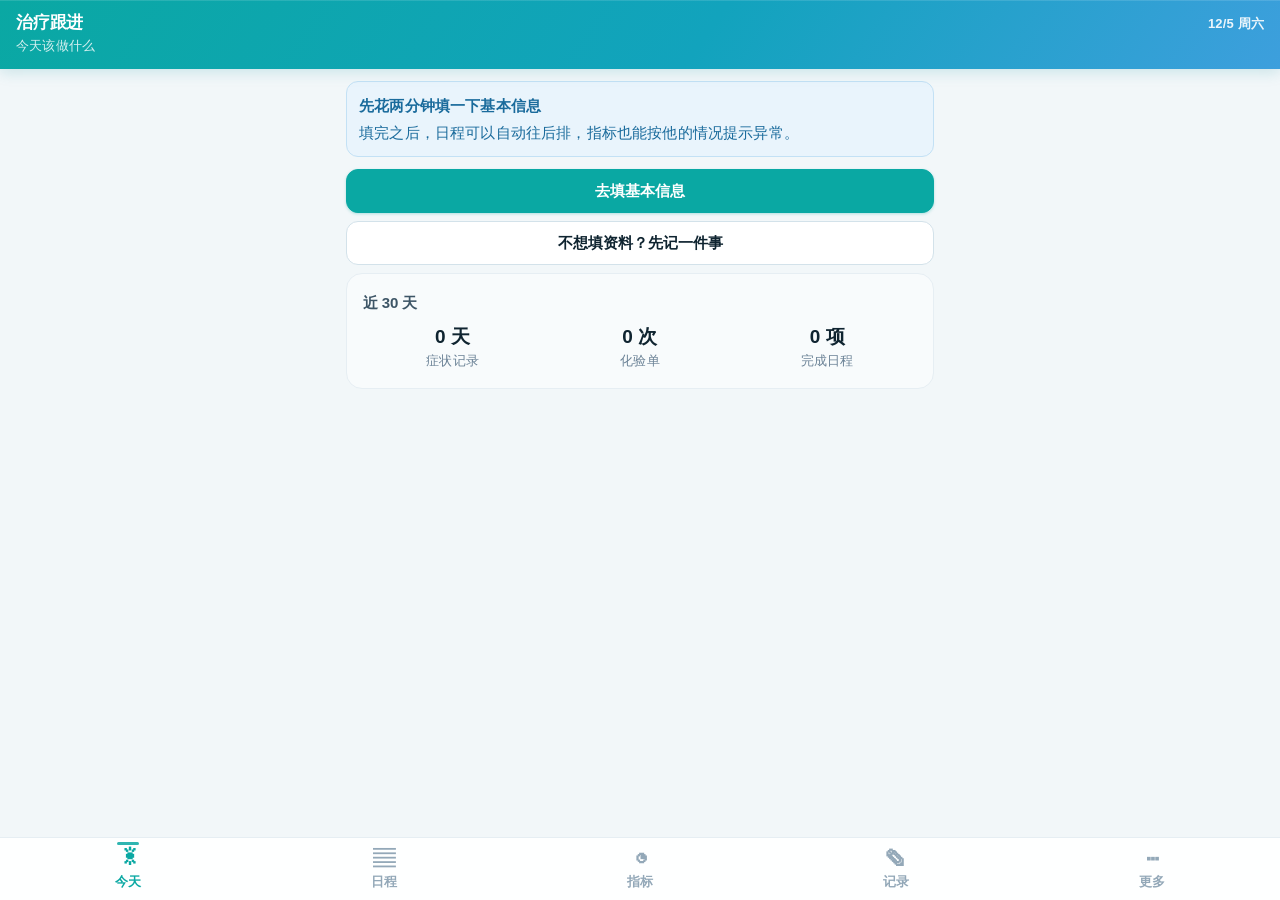
<file: index.html>
<!DOCTYPE html>
<html lang="zh-CN">
<head>
<meta charset="utf-8">
<meta name="viewport" content="width=device-width, initial-scale=1, viewport-fit=cover, maximum-scale=1">
<meta name="theme-color" content="#0EA5A0">
<!-- iOS -->
<meta name="apple-mobile-web-app-capable" content="yes">
<meta name="apple-mobile-web-app-status-bar-style" content="black-translucent">
<meta name="apple-mobile-web-app-title" content="治疗跟进">
<link rel="apple-touch-icon" href="./icons/icon-180.png">
<!-- Android / Chrome -->
<meta name="mobile-web-app-capable" content="yes">
<meta name="application-name" content="治疗跟进">
<meta name="format-detection" content="telephone=no">
<title>治疗跟进</title>
<link rel="manifest" href="./manifest.webmanifest">
<link rel="icon" href="./icons/icon-192.png">
<link rel="stylesheet" href="./css/app.css">
</head>
<body>

<header class="appbar">
  <div class="row1">
    <div>
      <div class="who" id="hd-who">治疗跟进</div>
      <div class="sub" id="hd-sub">今天</div>
    </div>
    <div class="date" id="hd-date"></div>
  </div>
</header>

<main id="view"></main>

<nav class="tabbar" id="tabbar">
  <button data-page="today" aria-current="page"><span class="ico">☀</span>今天</button>
  <button data-page="plan"><span class="ico">▤</span>日程</button>
  <button data-page="labs"><span class="ico">◔</span>指标</button>
  <button data-page="syms"><span class="ico">✎</span>记录</button>
  <button data-page="more"><span class="ico">⋯</span>更多</button>
</nav>

<button class="fab" id="fab" aria-label="新建">+</button>

<div class="sheet-mask" id="mask">
  <div class="sheet">
    <div class="sheet-head">
      <h2 id="sheet-title">标题</h2>
      <button class="x" id="sheet-x" aria-label="关闭">×</button>
    </div>
    <div class="sheet-body" id="sheet-body"></div>
    <div class="sheet-foot" id="sheet-foot"></div>
  </div>
</div>

<div id="toast"></div>

<script type="module" src="./js/app.js"></script>
</body>
</html>
</file>
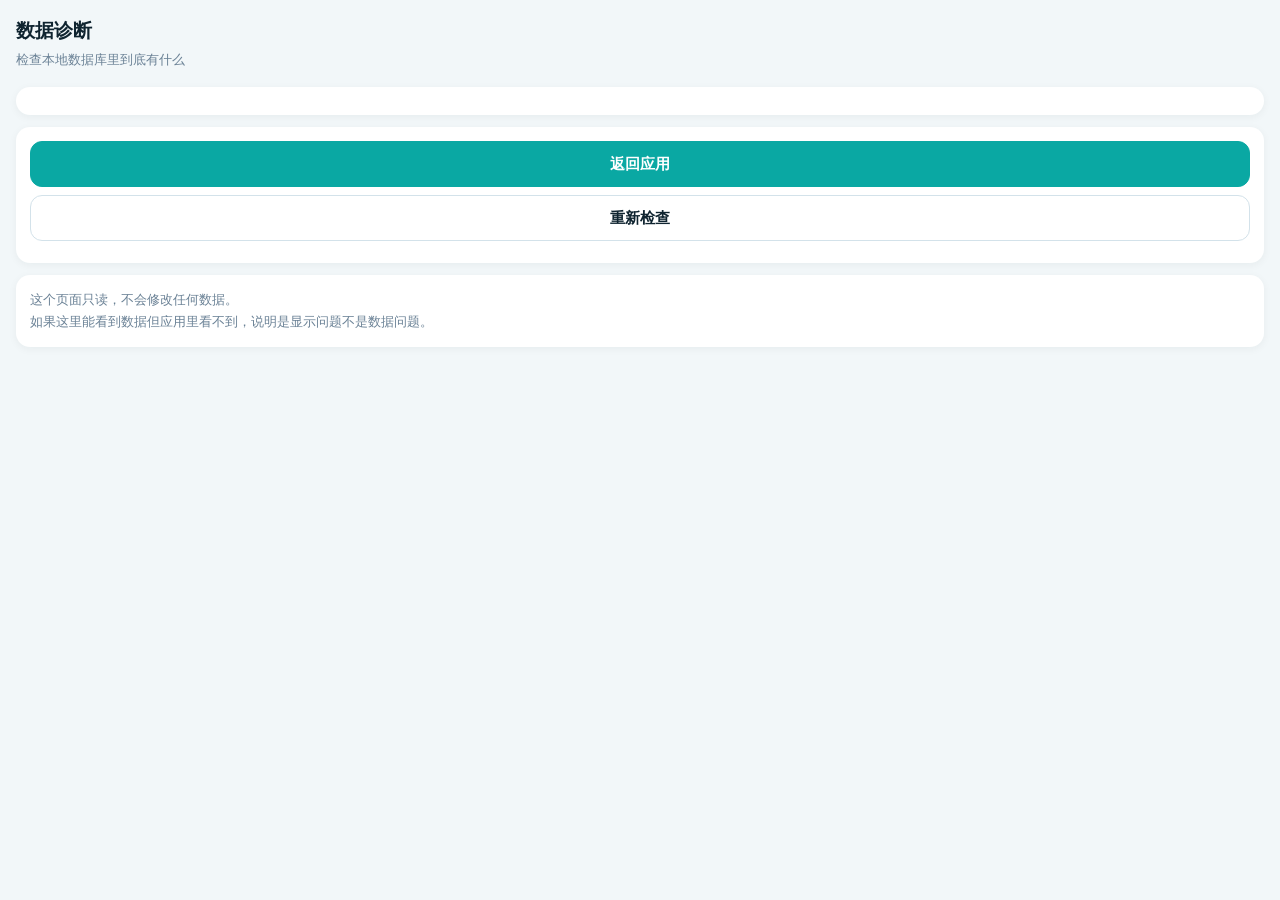
<file: diag.html>
<!DOCTYPE html>
<html lang="zh-CN">
<head>
<meta charset="utf-8">
<meta name="viewport" content="width=device-width, initial-scale=1, viewport-fit=cover">
<title>数据诊断 · 治疗跟进</title>
<style>
  body {
    margin: 0; padding: 16px;
    font-family: -apple-system, BlinkMacSystemFont, "PingFang SC", "Microsoft YaHei", sans-serif;
    background: #f2f7f9; color: #0f2430; font-size: 16px; line-height: 1.6;
  }
  h1 { font-size: 19px; margin: 0 0 4px; }
  .sub { font-size: 13px; color: #6b8296; margin-bottom: 16px; }
  .card { background: #fff; border-radius: 14px; padding: 14px; margin-bottom: 12px; box-shadow: 0 2px 8px rgba(15,36,48,.05); }
  .row { display: flex; justify-content: space-between; padding: 8px 0; border-bottom: 1px solid #e6eef3; }
  .row:last-child { border-bottom: 0; }
  .k { color: #6b8296; }
  .v { font-weight: 700; font-variant-numeric: tabular-nums; }
  .ok { color: #0fa15c; }
  .bad { color: #e2564b; }
  .warn { color: #e08a1e; }
  .btn {
    width: 100%; min-height: 46px; border-radius: 12px; border: 1px solid #d3e2ea;
    background: #fff; font-size: 15px; font-weight: 600; font-family: inherit;
    color: #0f2430; margin-bottom: 8px; cursor: pointer;
  }
  .btn.primary { background: #0aa8a3; border-color: #0aa8a3; color: #fff; }
  .note { font-size: 13px; color: #6b8296; line-height: 1.7; }
  pre { background: #f8fbfc; padding: 10px; border-radius: 8px; font-size: 11px; overflow-x: auto; margin: 8px 0 0; }
</style>
</head>
<body>
<h1>数据诊断</h1>
<div class="sub">检查本地数据库里到底有什么</div>

<div class="card" id="result">
  <div class="row"><span class="k">状态</span><span class="v" id="status">检查中…</span></div>
</div>

<div id="detail"></div>

<div class="card">
  <button class="btn primary" onclick="location.href='./index.html'">返回应用</button>
  <button class="btn" onclick="location.reload()">重新检查</button>
</div>

<div class="card">
  <div class="note">
    这个页面只读，不会修改任何数据。<br>
    如果这里能看到数据但应用里看不到，说明是显示问题不是数据问题。
  </div>
</div>

<script type="module">
const $ = (id) => document.getElementById(id);

function fmtSize(n) {
  if (n < 1024) return n + ' B';
  if (n < 1024 * 1024) return (n / 1024).toFixed(1) + ' KB';
  return (n / 1024 / 1024).toFixed(2) + ' MB';
}

async function main() {
  const rows = [];
  const setStatus = (t, cls) => {
    const el = $('status');
    el.textContent = t;
    el.className = 'v ' + (cls || '');
  };

  try {
    // 列出所有数据库
    let dbs = [];
    if (indexedDB.databases) {
      dbs = await indexedDB.databases();
      rows.push(['已存在的数据库', dbs.map(d => d.name).join(', ') || '(无)']);
    }

    const hasOurDB = dbs.some(d => d.name === 'tx-tracker');
    rows.push(['tx-tracker 数据库', hasOurDB ? '存在' : '不存在']);

    if (!hasOurDB) {
      setStatus('数据库不存在', 'bad');
      render(rows, '数据库整个不存在。可能被浏览器清掉了，或者从来没在这台设备上导入过。');
      return;
    }

    // 打开数据库
    const db = await new Promise((resolve, reject) => {
      const req = indexedDB.open('tx-tracker');
      req.onsuccess = () => resolve(req.result);
      req.onerror = () => reject(req.error);
      req.onblocked = () => reject(new Error('数据库被其他页面占用，请关掉应用的标签页再试'));
      setTimeout(() => reject(new Error('打开超时')), 5000);
    });

    rows.push(['数据库版本', db.version]);
    const stores = Array.from(db.objectStoreNames);
    rows.push(['数据表', stores.join(', ') || '(空)']);

    // 统计每个表
    const counts = {};
    for (const name of stores) {
      const n = await new Promise((resolve) => {
        try {
          const tx = db.transaction(name, 'readonly');
          const req = tx.objectStore(name).count();
          req.onsuccess = () => resolve(req.result);
          req.onerror = () => resolve(-1);
        } catch { resolve(-1); }
      });
      counts[name] = n;
    }

    let total = 0;
    for (const [k, v] of Object.entries(counts)) {
      if (k === 'settings') continue;
      total += (v > 0 ? v : 0);
      rows.push(['  ' + k, v >= 0 ? v + ' 条' : '读取失败']);
    }

    // 读患者信息
    let profile = null;
    if (stores.includes('settings')) {
      profile = await new Promise((resolve) => {
        try {
          const tx = db.transaction('settings', 'readonly');
          const req = tx.objectStore('settings').get('profile');
          req.onsuccess = () => resolve(req.result?.v || null);
          req.onerror = () => resolve(null);
        } catch { resolve(null); }
      });
    }

    if (profile) {
      rows.push(['患者姓名', profile.name || '(空)']);
      rows.push(['诊断', (profile.diagnosis || '(空)').slice(0, 30)]);
      rows.push(['医院', profile.hospital || '(空)']);
    } else {
      rows.push(['患者信息', '没有']);
    }

    // 估算占用
    if (navigator.storage?.estimate) {
      const est = await navigator.storage.estimate();
      rows.push(['浏览器存储占用', fmtSize(est.usage || 0)]);
      rows.push(['可用配额', fmtSize(est.quota || 0)]);
    }

    // 判断结果
    const dataTables = ['labs', 'appointments', 'docs', 'symptoms', 'notes'];
    const dataTotal = dataTables.reduce((s, k) => s + (counts[k] > 0 ? counts[k] : 0), 0);

    if (dataTotal > 0) {
      setStatus('数据还在（共 ' + dataTotal + ' 条）', 'ok');
      render(rows, null);
    } else if (profile && profile.name) {
      setStatus('只有患者信息，业务数据是空的', 'warn');
      render(rows, '患者信息还在，但化验、日程、资料都是 0 条。可能是导入没成功。');
    } else {
      setStatus('数据库是空的', 'bad');
      render(rows, '数据库存在但没有任何内容。需要重新导入数据。');
    }

    // 抽样看一条数据
    if (counts.labs > 0) {
      const sample = await new Promise((resolve) => {
        const tx = db.transaction('labs', 'readonly');
        const req = tx.objectStore('labs').getAll();
        req.onsuccess = () => resolve(req.result?.[0]);
        req.onerror = () => resolve(null);
      });
      if (sample) {
        $('detail').appendChild(makeCard('化验数据样本', JSON.stringify(sample, null, 2)));
      }
    }

    db.close();
  } catch (e) {
    setStatus('检查出错', 'bad');
    rows.push(['错误', e.message]);
    render(rows, '可能的原因：浏览器阻止了 IndexedDB，或数据库被占用。');
  }
}

function render(rows, hint) {
  const box = $('result');
  box.replaceChildren();
  box.appendChild(Object.assign(document.createElement('div'), {
    className: 'row',
    innerHTML: '<span class="k">状态</span><span class="v ' + $('status').className.replace('v', '').trim() + '">' + $('status').textContent + '</span>',
  }));
  for (const [k, v] of rows) {
    const d = document.createElement('div');
    d.className = 'row';
    d.innerHTML = '<span class="k"></span><span class="v"></span>';
    d.children[0].textContent = k;
    d.children[1].textContent = v;
    box.appendChild(d);
  }
  if (hint) {
    const c = document.createElement('div');
    c.className = 'card';
    c.innerHTML = '<div class="note"></div>';
    c.firstChild.textContent = hint;
    $('detail').appendChild(c);
  }
}

function makeCard(title, body) {
  const c = document.createElement('div');
  c.className = 'card';
  const h = document.createElement('div');
  h.className = 'note';
  h.style.fontWeight = '700';
  h.style.marginBottom = '6px';
  h.textContent = title;
  const pre = document.createElement('pre');
  pre.textContent = body;
  c.appendChild(h);
  c.appendChild(pre);
  return c;
}

main();
</script>
</body>
</html>
</file>
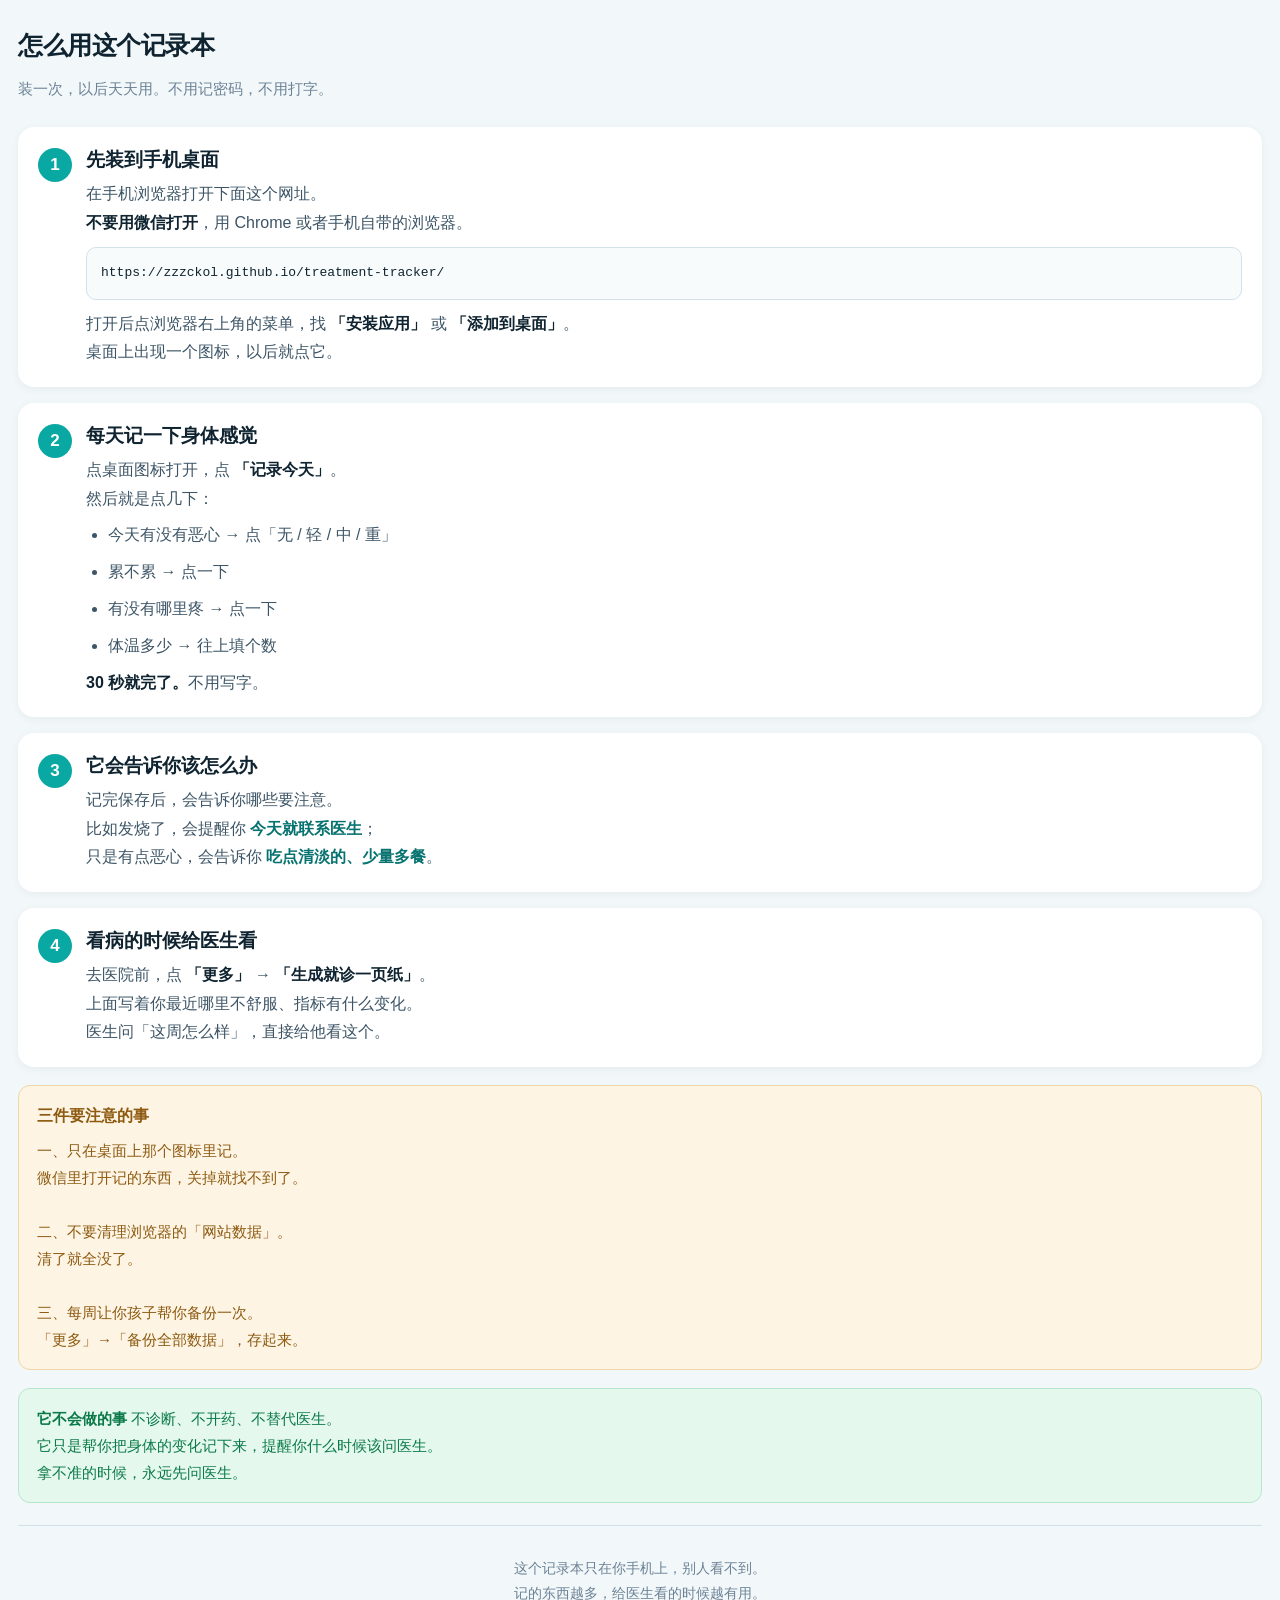
<file: guide.html>
<!DOCTYPE html>
<html lang="zh-CN">
<head>
<meta charset="utf-8">
<meta name="viewport" content="width=device-width, initial-scale=1, viewport-fit=cover">
<meta name="theme-color" content="#0EA5A0">
<title>怎么用这个记录本</title>
<style>
  :root {
    --brand: #0aa8a3; --brand-deep: #077370;
    --ink: #0f2430; --ink2: #3d5566; --ink3: #6b8296;
    --bg: #f2f7f9; --line: #d3e2ea; --warn: #e08a1e;
  }
  * { box-sizing: border-box; }
  body {
    margin: 0; padding: 24px 18px 48px;
    font-family: -apple-system, BlinkMacSystemFont, "PingFang SC", "Microsoft YaHei", sans-serif;
    background: var(--bg); color: var(--ink);
    font-size: 17px; line-height: 1.75;
    -webkit-text-size-adjust: 100%;
  }
  h1 { font-size: 25px; margin: 0 0 8px; letter-spacing: -.02em; }
  .lead { font-size: 15px; color: var(--ink3); margin-bottom: 26px; line-height: 1.7; }
  .card {
    background: #fff; border-radius: 16px; padding: 20px;
    margin-bottom: 16px; box-shadow: 0 2px 10px rgba(15,36,48,.05);
  }
  .step { display: flex; gap: 14px; margin-bottom: 26px; }
  .step:last-child { margin-bottom: 0; }
  .num {
    width: 34px; height: 34px; border-radius: 50%;
    background: var(--brand); color: #fff;
    font-size: 17px; font-weight: 700;
    display: flex; align-items: center; justify-content: center;
    flex-shrink: 0; margin-top: 1px;
  }
  .body { flex: 1; min-width: 0; }
  .t { font-weight: 700; font-size: 19px; margin-bottom: 6px; line-height: 1.4; }
  .d { font-size: 16px; color: var(--ink2); line-height: 1.8; }
  .d b { color: var(--ink); font-weight: 700; }
  .hl { color: var(--brand-deep); font-weight: 700; }
  .warn {
    background: #fdf4e4; border: 1px solid #f0d6a8; color: #8d5a10;
    border-radius: 12px; padding: 16px 18px; font-size: 15px; line-height: 1.8;
    margin: 18px 0;
  }
  .warn b { display: block; margin-bottom: 6px; font-size: 16px; }
  .tip {
    background: #e5f8ee; border: 1px solid #b8e6cc; color: #0b7a48;
    border-radius: 12px; padding: 16px 18px; font-size: 15px; line-height: 1.8;
    margin: 16px 0;
  }
  ul { margin: 8px 0; padding-left: 22px; }
  li { margin-bottom: 8px; }
  .big-btn {
    display: block; width: 100%; min-height: 58px;
    border-radius: 14px; border: 0;
    background: var(--brand); color: #fff;
    font-size: 19px; font-weight: 700; font-family: inherit;
    margin: 24px 0 14px; cursor: pointer;
    -webkit-tap-highlight-color: transparent;
  }
  .big-btn:active { opacity: .88; }
  .url-box {
    background: #f8fbfc; border: 1px solid var(--line);
    border-radius: 10px; padding: 14px;
    font-size: 13px; font-family: ui-monospace, Menlo, monospace;
    word-break: break-all; line-height: 1.7; margin: 10px 0;
    user-select: all;
  }
  .footer {
    text-align: center; font-size: 14px; color: var(--ink3);
    margin-top: 30px; line-height: 1.8;
  }
  .divider { height: 1px; background: var(--line); margin: 22px 0; }
</style>
</head>
<body>

<h1>怎么用这个记录本</h1>
<div class="lead">装一次，以后天天用。不用记密码，不用打字。</div>

<div class="card">
  <div class="step">
    <div class="num">1</div>
    <div class="body">
      <div class="t">先装到手机桌面</div>
      <div class="d">
        在手机浏览器打开下面这个网址。<br>
        <b>不要用微信打开</b>，用 Chrome 或者手机自带的浏览器。
      </div>
      <div class="url-box">https://zzzckol.github.io/treatment-tracker/</div>
      <div class="d">
        打开后点浏览器右上角的菜单，找 <b>「安装应用」</b> 或 <b>「添加到桌面」</b>。<br>
        桌面上出现一个图标，以后就点它。
      </div>
    </div>
  </div>
</div>

<div class="card">
  <div class="step">
    <div class="num">2</div>
    <div class="body">
      <div class="t">每天记一下身体感觉</div>
      <div class="d">
        点桌面图标打开，点 <b>「记录今天」</b>。<br>
        然后就是点几下：
      </div>
      <ul class="d">
        <li>今天有没有恶心 → 点「无 / 轻 / 中 / 重」</li>
        <li>累不累 → 点一下</li>
        <li>有没有哪里疼 → 点一下</li>
        <li>体温多少 → 往上填个数</li>
      </ul>
      <div class="d">
        <b>30 秒就完了。</b>不用写字。
      </div>
    </div>
  </div>
</div>

<div class="card">
  <div class="step">
    <div class="num">3</div>
    <div class="body">
      <div class="t">它会告诉你该怎么办</div>
      <div class="d">
        记完保存后，会告诉你哪些要注意。<br>
        比如发烧了，会提醒你 <span class="hl">今天就联系医生</span>；<br>
        只是有点恶心，会告诉你 <span class="hl">吃点清淡的、少量多餐</span>。
      </div>
    </div>
  </div>
</div>

<div class="card">
  <div class="step">
    <div class="num">4</div>
    <div class="body">
      <div class="t">看病的时候给医生看</div>
      <div class="d">
        去医院前，点 <b>「更多」</b> → <b>「生成就诊一页纸」</b>。<br>
        上面写着你最近哪里不舒服、指标有什么变化。<br>
        医生问「这周怎么样」，直接给他看这个。
      </div>
    </div>
  </div>
</div>

<div class="warn">
  <b>三件要注意的事</b>
  一、只在桌面上那个图标里记。<br>
  微信里打开记的东西，关掉就找不到了。<br><br>
  二、不要清理浏览器的「网站数据」。<br>
  清了就全没了。<br><br>
  三、每周让你孩子帮你备份一次。<br>
  「更多」→「备份全部数据」，存起来。
</div>

<div class="tip">
  <b>它不会做的事</b>
  不诊断、不开药、不替代医生。<br>
  它只是帮你把身体的变化记下来，提醒你什么时候该问医生。<br>
  拿不准的时候，永远先问医生。
</div>

<div class="divider"></div>

<div class="footer">
  这个记录本只在你手机上，别人看不到。<br>
  记的东西越多，给医生看的时候越有用。
</div>

</body>
</html>
</file>
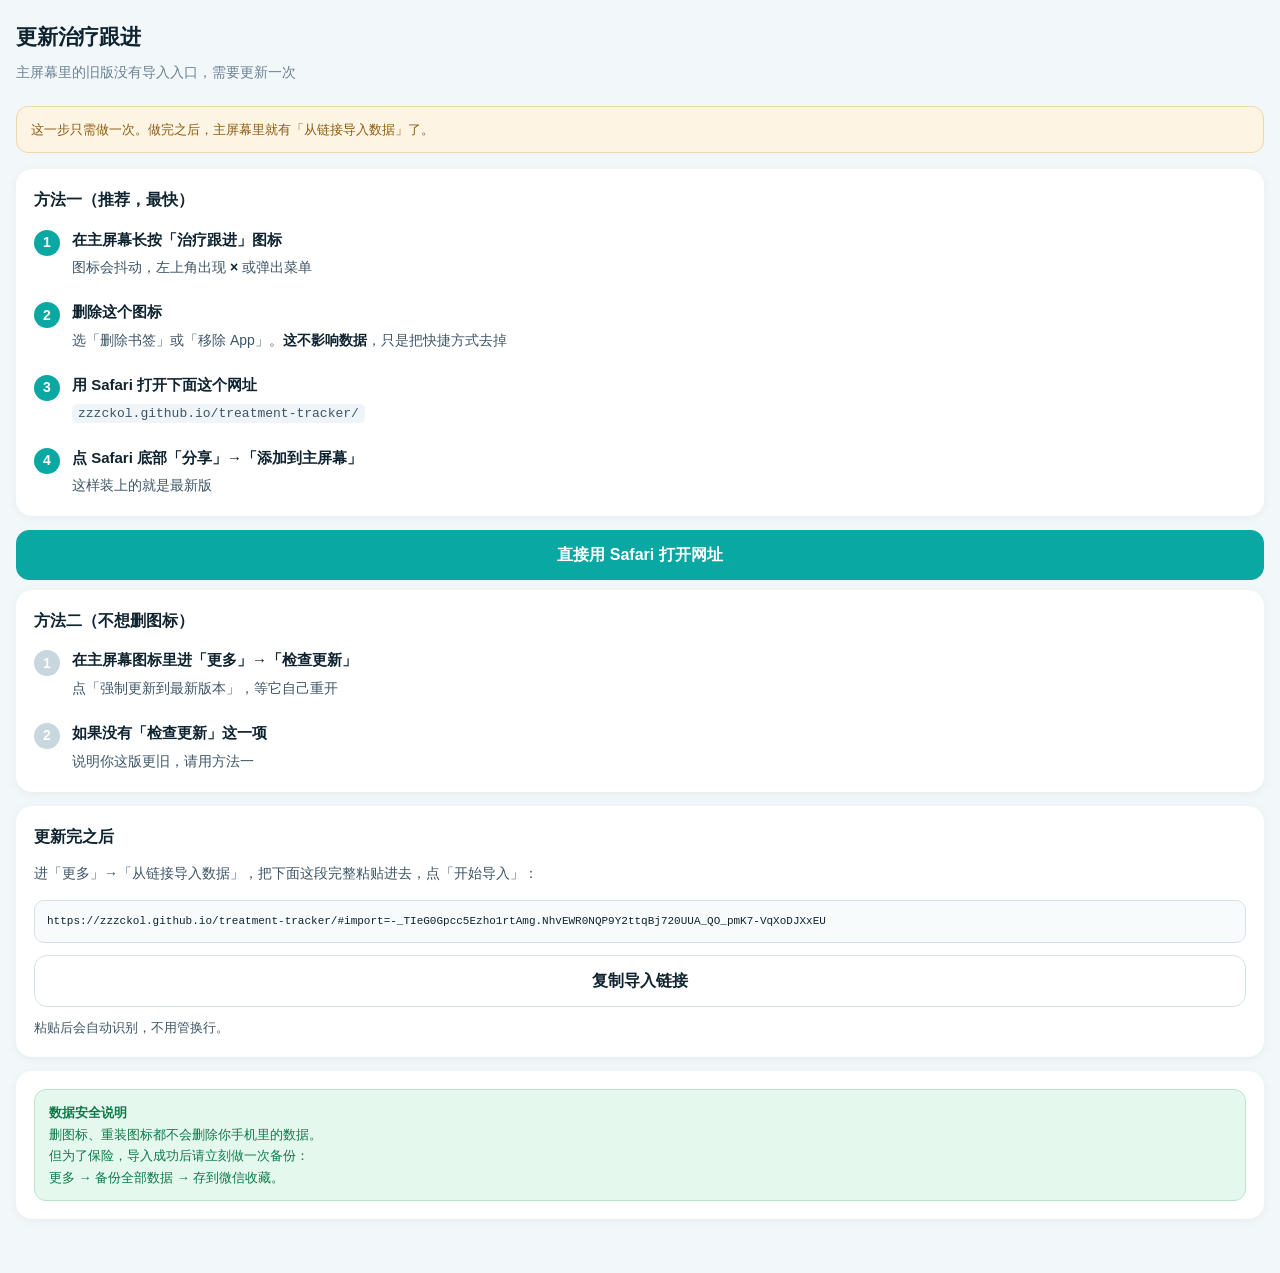
<file: update.html>
<!DOCTYPE html>
<html lang="zh-CN">
<head>
<meta charset="utf-8">
<meta name="viewport" content="width=device-width, initial-scale=1, viewport-fit=cover">
<title>更新治疗跟进</title>
<style>
  :root {
    --brand: #0aa8a3; --ink1: #0f2430; --ink2: #3d5566; --ink3: #6b8296;
    --bg: #f2f7f9; --line: #d3e2ea; --bad: #e2564b; --warn: #e08a1e;
  }
  * { box-sizing: border-box; }
  body {
    margin: 0; padding: 20px 16px 40px;
    font-family: -apple-system, BlinkMacSystemFont, "PingFang SC", "Microsoft YaHei", sans-serif;
    background: var(--bg); color: var(--ink1); font-size: 16px; line-height: 1.65;
    -webkit-text-size-adjust: 100%;
  }
  h1 { font-size: 21px; margin: 0 0 6px; letter-spacing: -.01em; }
  .lead { font-size: 14px; color: var(--ink3); margin-bottom: 22px; }
  .card {
    background: #fff; border-radius: 16px; padding: 18px; margin-bottom: 14px;
    box-shadow: 0 2px 10px rgba(15,36,48,.05);
  }
  .step {
    display: flex; gap: 12px; margin-bottom: 20px;
  }
  .step:last-child { margin-bottom: 0; }
  .num {
    width: 26px; height: 26px; border-radius: 50%; background: var(--brand);
    color: #fff; font-size: 14px; font-weight: 700;
    display: flex; align-items: center; justify-content: center;
    flex-shrink: 0; margin-top: 2px;
  }
  .num.gray { background: #c8d6de; }
  .body { flex: 1; min-width: 0; }
  .t { font-weight: 700; font-size: 15px; margin-bottom: 4px; }
  .d { font-size: 14px; color: var(--ink2); line-height: 1.7; }
  .d b { color: var(--ink1); }
  .btn {
    display: block; width: 100%; min-height: 50px; border-radius: 13px;
    border: 1px solid var(--line); background: #fff;
    font-size: 16px; font-weight: 600; font-family: inherit; color: var(--ink1);
    margin-bottom: 10px; cursor: pointer; text-align: center;
    text-decoration: none; line-height: 48px;
  }
  .btn.primary { background: var(--brand); border-color: var(--brand); color: #fff; }
  .btn:active { opacity: .85; }
  .warn {
    background: #fdf4e4; border: 1px solid #f0d6a8; color: #8d5a10;
    border-radius: 12px; padding: 12px 14px; font-size: 13px; line-height: 1.65;
    margin-bottom: 16px;
  }
  .ok {
    background: #e5f8ee; border: 1px solid #b8e6cc; color: #0b7a48;
    border-radius: 12px; padding: 12px 14px; font-size: 13px; line-height: 1.65;
  }
  code {
    background: #eef4f7; padding: 2px 6px; border-radius: 5px;
    font-size: 13px; font-family: ui-monospace, Menlo, monospace;
    word-break: break-all;
  }
  .hidden { display: none; }
  .big-num { font-size: 30px; font-weight: 800; color: var(--brand); line-height: 1; }
</style>
</head>
<body>

<h1>更新治疗跟进</h1>
<div class="lead">主屏幕里的旧版没有导入入口，需要更新一次</div>

<div class="warn">
  这一步只需做一次。做完之后，主屏幕里就有「从链接导入数据」了。
</div>

<div class="card" id="methodA">
  <div style="font-weight:700;font-size:16px;margin-bottom:14px;">方法一（推荐，最快）</div>

  <div class="step">
    <div class="num">1</div>
    <div class="body">
      <div class="t">在主屏幕长按「治疗跟进」图标</div>
      <div class="d">图标会抖动，左上角出现 <b>×</b> 或弹出菜单</div>
    </div>
  </div>

  <div class="step">
    <div class="num">2</div>
    <div class="body">
      <div class="t">删除这个图标</div>
      <div class="d">选「删除书签」或「移除 App」。<b>这不影响数据</b>，只是把快捷方式去掉</div>
    </div>
  </div>

  <div class="step">
    <div class="num">3</div>
    <div class="body">
      <div class="t">用 Safari 打开下面这个网址</div>
      <div class="d"><code>zzzckol.github.io/treatment-tracker/</code></div>
    </div>
  </div>

  <div class="step">
    <div class="num">4</div>
    <div class="body">
      <div class="t">点 Safari 底部「分享」→「添加到主屏幕」</div>
      <div class="d">这样装上的就是最新版</div>
    </div>
  </div>
</div>

<a class="btn primary" href="https://zzzckol.github.io/treatment-tracker/" target="_blank" rel="noopener">
  直接用 Safari 打开网址
</a>

<div class="card">
  <div style="font-weight:700;font-size:16px;margin-bottom:14px;">方法二（不想删图标）</div>

  <div class="step">
    <div class="num gray">1</div>
    <div class="body">
      <div class="t">在主屏幕图标里进「更多」→「检查更新」</div>
      <div class="d">点「强制更新到最新版本」，等它自己重开</div>
    </div>
  </div>

  <div class="step">
    <div class="num gray">2</div>
    <div class="body">
      <div class="t">如果没有「检查更新」这一项</div>
      <div class="d">说明你这版更旧，请用方法一</div>
    </div>
  </div>
</div>

<div class="card">
  <div style="font-weight:700;font-size:16px;margin-bottom:12px;">更新完之后</div>
  <div class="d" style="margin-bottom:14px;">
    进「更多」→「从链接导入数据」，把下面这段完整粘贴进去，点「开始导入」：
  </div>
  <div style="background:#f8fbfc;border:1px solid var(--line);border-radius:10px;padding:12px;font-size:11px;font-family:ui-monospace,Menlo,monospace;word-break:break-all;line-height:1.6;margin-bottom:12px;" id="codeBox">https://zzzckol.github.io/treatment-tracker/#import=-_TIeG0Gpcc5Ezho1rtAmg.NhvEWR0NQP9Y2ttqBj720UUA_QO_pmK7-VqXoDJXxEU</div>
  <button class="btn" id="copyBtn">复制导入链接</button>
  <div class="d" style="font-size:13px;margin-top:10px;">
    粘贴后会自动识别，不用管换行。
  </div>
</div>

<div class="card">
  <div class="ok">
    <b>数据安全说明</b><br>
    删图标、重装图标都不会删除你手机里的数据。<br>
    但为了保险，导入成功后请立刻做一次备份：<br>
    更多 → 备份全部数据 → 存到微信收藏。
  </div>
</div>

<script>
const CODE = 'https://zzzckol.github.io/treatment-tracker/#import=-_TIeG0Gpcc5Ezho1rtAmg.NhvEWR0NQP9Y2ttqBj720UUA_QO_pmK7-VqXoDJXxEU';
document.getElementById('copyBtn').addEventListener('click', async () => {
  const btn = document.getElementById('copyBtn');
  try {
    await navigator.clipboard.writeText(CODE);
    btn.textContent = '已复制 ✓ 去粘贴吧';
    btn.style.background = '#0fa15c';
    btn.style.color = '#fff';
    btn.style.borderColor = '#0fa15c';
  } catch {
    // 剪贴板不可用时选中文本
    const range = document.createRange();
    range.selectNodeContents(document.getElementById('codeBox'));
    const sel = window.getSelection();
    sel.removeAllRanges();
    sel.addRange(range);
    btn.textContent = '已选中，长按复制';
  }
});
</script>

</body>
</html>
</file>
<file: css/app.css>
/* ==========================================================
   治疗跟进 · 设计系统
   参考：iOS Human Interface Guidelines / Material 3
   目标：320px 到 430px 全尺寸可用，触摸优先，医疗场景清晰不压抑
   ========================================================== */

/* ---------- 设计令牌 ---------- */

:root {
  /* 文字层级：越深越重要 */
  --ink-1: #0f2430;
  --ink-2: #3d5566;
  --ink-3: #6b8296;
  --ink-4: #93a8b8;

  /* 表面 */
  --bg: #f2f7f9;
  --surface: #ffffff;
  --surface-2: #f8fbfc;
  --line: #e6eef3;
  --line-2: #d3e2ea;

  /* 品牌 */
  --brand: #0aa8a3;
  --brand-press: #089490;
  --brand-deep: #077370;
  --brand-tint: #e4f7f6;
  --brand-tint-2: #cdeeec;

  /* 辅助蓝 */
  --blue: #3d9fdd;
  --blue-tint: #e9f4fc;

  /* 语义
     两套值，用途不同，不要混用：
     - 原色（--ok/--warn/--bad）：只做图形元素（色块背景、边框、进度、圆点）
     - 深色（--*-ink）：承载文字与数据时用这些，保证 WCAG AA 4.5:1
     原色直接当文字色在浅底上对比度只有 2.46–3.71:1，小字读不清 */
  --ok: #0fa15c;
  --ok-tint: #e5f8ee;
  --ok-ink: #0a7a45;
  --warn: #e08a1e;
  --warn-tint: #fdf4e4;
  --warn-ink: #8a5a10;
  --bad: #b3382c;
  --bad-tint: #fdecea;
  --bad-ink: #b3382c;
  --bad-line: #f6cbc7;

  /* 圆角 */
  --r-xl: 22px;
  --r-lg: 16px;
  --r-md: 12px;
  --r-sm: 9px;
  --r-pill: 999px;

  /* 阴影：极轻，靠层次不靠重影 */
  --sh-1: 0 1px 2px rgba(15, 36, 48, .04);
  --sh-2: 0 2px 8px rgba(15, 36, 48, .05), 0 1px 2px rgba(15, 36, 48, .04);
  --sh-3: 0 6px 20px rgba(10, 168, 163, .22);

  /* 间距节奏 */
  --sp-1: 4px;
  --sp-2: 8px;
  --sp-3: 12px;
  --sp-4: 16px;
  --sp-5: 20px;
  --sp-6: 28px;

  /* 触摸最小尺寸（iOS HIG 44pt） */
  --tap: 44px;

  /* 安全区 */
  --safe-t: env(safe-area-inset-top, 0px);
  --safe-b: env(safe-area-inset-bottom, 0px);
  --tabbar-h: 62px;

  /* 响应式字号：320px 屏取小值，393px 以上取大值
     最小不小于 12px —— 再小手机上就看不清了 */
  --fs-base: clamp(15.5px, 4.3vw, 17px);
  --fs-sm: clamp(14px, 3.7vw, 15px);
  --fs-xs: clamp(13px, 3.4vw, 14px);
  --fs-2xs: clamp(12px, 3.1vw, 13px);
  --fs-lg: clamp(17px, 4.6vw, 19px);
  --fs-xl: clamp(20px, 5.4vw, 23px);
  --fs-hero: clamp(30px, 9vw, 40px);
}

* {
  box-sizing: border-box;
  -webkit-tap-highlight-color: transparent;
}

html {
  -webkit-text-size-adjust: 100%;
  text-size-adjust: 100%;
}

body {
  margin: 0;
  padding: 0;
  background: var(--bg);
  color: var(--ink-1);
  font-family: -apple-system, BlinkMacSystemFont, "SF Pro SC", "PingFang SC",
    "Hiragino Sans GB", "Microsoft YaHei", "Source Han Sans SC", sans-serif;
  font-size: var(--fs-base);
  /* 中文行高 1.5 起，方块字比西文需要更多行距 */
  line-height: 1.6;
  /* 中文正文极轻微字距，西文段落会单独还原 */
  letter-spacing: .01em;
  -webkit-font-smoothing: antialiased;
  -moz-osx-font-smoothing: grayscale;
  overscroll-behavior-y: contain;
  /* 底部留白由 main 的 padding-bottom 处理，这里不再重复 */
}

/* 中文斜体在浏览器里是合成倾斜，很难看。要强调用字重或颜色 */
address, cite, dfn, dt, em, i { font-style: normal; }
em, strong { font-weight: 600; }

/* 中文引号用直角引号 */
q { quotes: "「" "」" "『" "』"; }
q::before { content: open-quote; }
q::after { content: close-quote; }

/* 数字列对齐：指标、日期、金额都用等宽数字 */
.tabular, .kv .v, .labrow .val, .countdown .num, .progress-text,
.mono, [data-num] {
  font-variant-numeric: tabular-nums;
}

/* 西文内容还原字距，否则英文单词会被拉开 */
:lang(en) { letter-spacing: normal; }

h1, h2, h3, h4 {
  margin: 0;
  font-weight: 700;
  letter-spacing: -.012em;
  line-height: 1.3;
}
h1 { font-size: var(--fs-xl); }
h2 { font-size: var(--fs-lg); }
h3 { font-size: var(--fs-base); }
p { margin: 0 0 .55em; }
/* 正文行长控制：中文一行 42em 以内读起来不累 */
.prose {
  max-width: 42em;
  text-align: justify;
  text-justify: inter-ideograph;
  line-height: 1.6;
}
a { color: var(--brand-deep); text-decoration: none; }

/* ---------- 顶部栏 ---------- */

.appbar {
  position: sticky;
  top: 0;
  z-index: 30;
  background: linear-gradient(125deg, #0aa8a3 0%, #12a3bd 55%, #3d9fdd 100%);
  color: #fff;
  padding: calc(var(--sp-3) + var(--safe-t)) var(--sp-4) var(--sp-3);
  box-shadow: 0 1px 0 rgba(255, 255, 255, .12) inset, 0 3px 14px rgba(10, 140, 150, .18);
}

.appbar .row1 {
  display: flex;
  align-items: flex-start;
  justify-content: space-between;
  gap: var(--sp-3);
}

.appbar .who {
  font-size: var(--fs-base);
  font-weight: 700;
  letter-spacing: -.01em;
  line-height: 1.3;
}

.appbar .sub {
  font-size: var(--fs-2xs);
  opacity: .82;
  margin-top: 2px;
  font-weight: 500;
}

.appbar .date {
  font-size: var(--fs-2xs);
  opacity: .9;
  font-weight: 600;
  white-space: nowrap;
  padding-top: 2px;
  font-variant-numeric: tabular-nums;
}

/* ---------- 主区域 ---------- */

main {
  padding: var(--sp-3) var(--sp-4) var(--sp-5);
  max-width: 620px;
  margin: 0 auto;
}

/* 卡片分层
   不是所有内容都该长成同样的白卡 + 同一个阴影。
   .card 是承载主要信息的一层（有阴影，浮起来）
   .card.plain 是次要容器（无阴影，靠边框和底色区分） */
.card {
  background: var(--surface);
  border-radius: var(--r-lg);
  padding: var(--sp-4);
  margin-bottom: var(--sp-3);
  box-shadow: var(--sh-2);
}

/* 次要卡片：不抢视觉重心 */
.card.plain {
  box-shadow: none;
  background: var(--surface-2);
  border: 1px solid var(--line);
}

/* 列表型卡片：内容本身是列表，用分隔线而不是每项一个卡片 */
.card.list {
  padding: var(--sp-1) var(--sp-4);
}

.card-head {
  display: flex;
  align-items: center;
  justify-content: space-between;
  gap: var(--sp-3);
  margin-bottom: var(--sp-3);
  min-height: 24px;
}
/* 卡片内首尾元素去掉多余外边距 */
.card > *:first-child { margin-top: 0; }
.card > *:last-child { margin-bottom: 0; }
.card-head h2 {
  font-size: var(--fs-sm);
  font-weight: 700;
  color: var(--ink-2);
}
.card-head .hint {
  font-size: var(--fs-2xs);
  color: var(--ink-4);
  font-weight: 500;
  flex-shrink: 0;
}

/* 分组标题 */
.section-title {
  font-size: var(--fs-xs);
  font-weight: 700;
  color: var(--ink-3);
  letter-spacing: .04em;
  margin: var(--sp-5) var(--sp-1) var(--sp-2);
}
.section-title:first-child { margin-top: 0; }

.muted { color: var(--ink-3); font-size: var(--fs-sm); }
.tiny { font-size: var(--fs-xs); }
.mono { font-variant-numeric: tabular-nums; }

/* ---------- 底部导航 ---------- */

.tabbar {
  position: fixed;
  left: 0; right: 0; bottom: 0;
  z-index: 40;
  display: grid;
  grid-template-columns: repeat(5, 1fr);
  background: rgba(255, 255, 255, .93);
  backdrop-filter: saturate(1.8) blur(18px);
  -webkit-backdrop-filter: saturate(1.8) blur(18px);
  border-top: 1px solid var(--line);
  padding-bottom: var(--safe-b);
}

.tabbar button {
  appearance: none;
  border: 0;
  background: none;
  min-height: var(--tabbar-h);
  display: flex;
  flex-direction: column;
  align-items: center;
  justify-content: center;
  gap: 3px;
  font-size: var(--fs-2xs);
  font-family: inherit;
  color: var(--ink-4);
  font-weight: 600;
  cursor: pointer;
  padding: 6px 2px;
  position: relative;
  transition: color .15s;
}

.tabbar button .ico {
  font-size: clamp(19px, 5.6vw, 22px);
  line-height: 1;
  transition: transform .18s cubic-bezier(.34, 1.4, .64, 1);
}

.tabbar button[aria-current="page"] {
  color: var(--brand);
}
.tabbar button[aria-current="page"] .ico {
  transform: translateY(-1px) scale(1.06);
}
.tabbar button[aria-current="page"]::before {
  content: "";
  position: absolute;
  top: 4px;
  width: 22px;
  height: 3px;
  border-radius: 2px;
  background: var(--brand);
  opacity: .85;
}

/* ---------- 按钮 ---------- */

.btn {
  appearance: none;
  font-family: inherit;
  font-size: var(--fs-sm);
  font-weight: 600;
  border-radius: var(--r-md);
  border: 1px solid var(--line-2);
  background: var(--surface);
  color: var(--ink-1);
  padding: 0 var(--sp-4);
  min-height: var(--tap);
  display: inline-flex;
  align-items: center;
  justify-content: center;
  gap: 6px;
  cursor: pointer;
  transition: background .14s, transform .08s, border-color .14s;
  -webkit-user-select: none;
  user-select: none;
}
.btn:active { transform: scale(.975); background: var(--surface-2); }

.btn.primary {
  background: var(--brand);
  border-color: var(--brand);
  color: #fff;
  box-shadow: 0 1px 3px rgba(10, 168, 163, .28);
}
.btn.primary:active { background: var(--brand-press); }

.btn.ghost { background: transparent; border-color: transparent; color: var(--brand-deep); }

.btn.danger {
  color: var(--bad-ink);
  border-color: var(--bad-line);
  background: var(--surface);
}
.btn.danger:active { background: var(--bad-tint); }

.btn.block { width: 100%; }

.btn.sm {
  min-height: var(--tap);
  font-size: var(--fs-xs);
  padding: 0 var(--sp-3);
  border-radius: var(--r-sm);
}

.btn[disabled] { opacity: .42; pointer-events: none; }

.btn-row {
  display: flex;
  gap: var(--sp-2);
  flex-wrap: wrap;
}
.btn-row > .btn {
  flex: 1 1 0;
  min-width: 0;
  white-space: nowrap;
}

/* 悬浮按钮：已弃用
   多次实测表明，任何浮在正文上的按钮在 320-375px 窄屏上都会压住内容。
   改用页面内顶部操作按钮（.page-actions），更符合 iOS 原生习惯，也不会遮挡。 */
.fab { display: none !important; }

/* 主区域底部留白：确保最后的内容不被 tabbar 遮住 */
main { padding-bottom: calc(var(--tabbar-h) + var(--safe-b) + var(--sp-4)); }

/* 页面顶部操作行 */
.page-actions {
  display: flex;
  gap: var(--sp-2);
  margin-bottom: var(--sp-3);
}
.page-actions .btn { flex: 1; }

/* ---------- 表单 ---------- */

.field { margin-bottom: var(--sp-4); }
.field label {
  display: block;
  font-size: var(--fs-xs);
  font-weight: 600;
  color: var(--ink-2);
  margin-bottom: 6px;
}
.field .help {
  font-size: var(--fs-2xs);
  color: var(--ink-4);
  margin-top: 5px;
  line-height: 1.45;
}

input[type="text"], input[type="number"], input[type="date"],
input[type="time"], input[type="tel"], input[type="password"],
input[type="url"], select, textarea {
  width: 100%;
  font-family: inherit;
  font-size: max(16px, var(--fs-sm)); /* 16px 起，避免 iOS 自动缩放 */
  color: var(--ink-1);
  background: var(--surface);
  border: 1px solid var(--line-2);
  border-radius: var(--r-md);
  padding: 11px var(--sp-3);
  min-height: var(--tap);
  appearance: none;
  transition: border-color .14s, box-shadow .14s;
}

textarea {
  min-height: 84px;
  resize: vertical;
  line-height: 1.5;
}

input:focus, select:focus, textarea:focus {
  outline: none;
  border-color: var(--brand);
  box-shadow: 0 0 0 3px rgba(10, 168, 163, .13);
}

select {
  background-image: url("data:image/svg+xml,%3Csvg xmlns='http://www.w3.org/2000/svg' width='10' height='6' viewBox='0 0 10 6'%3E%3Cpath d='M1 1l4 4 4-4' stroke='%236b8296' stroke-width='1.8' fill='none' stroke-linecap='round' stroke-linejoin='round'/%3E%3C/svg%3E");
  background-repeat: no-repeat;
  background-position: right 13px center;
  padding-right: 34px;
}

.grid2 { display: grid; grid-template-columns: 1fr 1fr; gap: var(--sp-3); }
.grid3 { display: grid; grid-template-columns: 1fr 1fr 1fr; gap: var(--sp-2); }

/* 窄屏时三列改两列，避免挤压 */
@media (max-width: 340px) {
  .grid3 { grid-template-columns: 1fr 1fr; }
}

/* ---------- 分段选择 ---------- */

.seg { display: flex; gap: 6px; flex-wrap: wrap; }

.seg button {
  flex: 1 1 auto;
  min-width: 62px;
  min-height: var(--tap);
  border: 1px solid var(--line-2);
  background: var(--surface);
  border-radius: var(--r-sm);
  font-family: inherit;
  font-size: var(--fs-xs);
  font-weight: 600;
  color: var(--ink-2);
  cursor: pointer;
  padding: 6px 8px;
  transition: all .13s;
  -webkit-user-select: none;
  user-select: none;
}
.seg button[aria-pressed="true"] {
  background: var(--brand);
  border-color: var(--brand);
  color: #fff;
  box-shadow: 0 1px 4px rgba(10, 168, 163, .3);
}

/* 症状等级：从浅到深，重度最刺眼 */
.seg.lvl button[aria-pressed="true"][data-v="1"] {
  background: #f5b731; border-color: #f5b731; color: #40300a;
}
.seg.lvl button[aria-pressed="true"][data-v="2"] {
  background: #ee8c34; border-color: #ee8c34;
}
.seg.lvl button[aria-pressed="true"][data-v="3"] {
  background: var(--bad); border-color: var(--bad);
}

/* ---------- 列表 ---------- */

.item {
  display: flex;
  gap: var(--sp-3);
  align-items: center;
  padding: var(--sp-3) 0;
  border-bottom: 1px solid var(--line);
  min-height: 52px;
}
.item:last-child { border-bottom: 0; }
.item .body { flex: 1; min-width: 0; }
.item .title {
  font-weight: 600;
  font-size: var(--fs-sm);
  line-height: 1.4;
  overflow-wrap: break-word;
}
.item .meta {
  font-size: var(--fs-2xs);
  color: var(--ink-3);
  margin-top: 3px;
  line-height: 1.45;
  overflow-wrap: break-word;
}
.item .tail { text-align: right; flex-shrink: 0; }

/* 标签 */
.tag {
  display: inline-block;
  font-size: var(--fs-2xs);
  font-weight: 700;
  padding: 2px 7px;
  border-radius: 6px;
  background: var(--brand-tint);
  color: var(--brand-deep);
  white-space: nowrap;
  line-height: 1.5;
  vertical-align: middle;
}
.tag.ok { background: var(--ok-tint); color: var(--ok-ink); }
.tag.warn { background: var(--warn-tint); color: var(--warn-ink); }
.tag.bad { background: var(--bad-tint); color: var(--bad-ink); }
.tag.grey { background: #eef4f7; color: var(--ink-2); }

/* 空状态 */
.empty {
  text-align: center;
  padding: var(--sp-6) var(--sp-4);
  color: var(--ink-3);
  font-size: var(--fs-sm);
  line-height: 1.6;
}
.empty .big {
  font-size: 34px;
  margin-bottom: var(--sp-2);
  opacity: .34;
  line-height: 1;
}

/* ---------- 今天页：英雄区 ---------- */

.hero {
  background: linear-gradient(158deg, #ffffff 0%, #f7fcfc 100%);
  border-radius: var(--r-xl);
  padding: var(--sp-4);
  margin-bottom: var(--sp-3);
  box-shadow: var(--sh-2);
  position: relative;
  overflow: hidden;
}

/* 左侧色条，标示"下一次" */
.hero::before {
  content: "";
  position: absolute;
  left: 0; top: var(--sp-4); bottom: var(--sp-4);
  width: 3px;
  border-radius: 0 2px 2px 0;
  background: var(--brand);
}

.hero .hero-label {
  font-size: var(--fs-2xs);
  font-weight: 700;
  color: var(--brand-deep);
  letter-spacing: .06em;
  margin-bottom: 6px;
}

.hero .bigline {
  font-size: var(--fs-lg);
  font-weight: 700;
  line-height: 1.35;
  letter-spacing: -.015em;
  overflow-wrap: break-word;
}

.hero .subline {
  font-size: var(--fs-sm);
  color: var(--ink-2);
  margin-top: 3px;
  line-height: 1.45;
}

/* 倒计时 */
.countdown {
  display: flex;
  align-items: baseline;
  gap: 5px;
  margin-top: var(--sp-2);
  flex-wrap: wrap;
}
.countdown .num {
  font-size: var(--fs-hero);
  font-weight: 800;
  line-height: 1;
  color: var(--brand);
  letter-spacing: -.035em;
  font-variant-numeric: tabular-nums;
}
.countdown .unit {
  font-size: var(--fs-xs);
  color: var(--ink-2);
  font-weight: 600;
}

/* 进度条（周期进度） */
.progress {
  margin-top: var(--sp-3);
}
.progress-bar {
  height: 5px;
  background: var(--brand-tint-2);
  border-radius: 3px;
  overflow: hidden;
}
.progress-fill {
  height: 100%;
  background: linear-gradient(90deg, var(--brand) 0%, var(--blue) 100%);
  border-radius: 3px;
  transition: width .4s ease;
}
.progress-text {
  font-size: var(--fs-2xs);
  color: var(--ink-3);
  margin-top: 5px;
  font-variant-numeric: tabular-nums;
}

/* ---------- 待办清单 ---------- */

.checkbtn {
  display: flex;
  align-items: center;
  gap: var(--sp-3);
  width: 100%;
  text-align: left;
  border: 1px solid var(--line);
  background: var(--surface);
  border-radius: var(--r-md);
  padding: var(--sp-3);
  margin-bottom: var(--sp-2);
  min-height: 58px;
  font-family: inherit;
  font-size: var(--fs-sm);
  color: var(--ink-1);
  cursor: pointer;
  transition: background .14s, border-color .14s;
}
.checkbtn:active { transform: scale(.99); }

.checkbtn .box {
  width: 24px;
  height: 24px;
  border: 2px solid var(--line-2);
  border-radius: 7px;
  flex-shrink: 0;
  display: grid;
  place-items: center;
  font-size: 13px;
  color: #fff;
  transition: all .16s;
}

.checkbtn[aria-pressed="true"] {
  background: var(--brand-tint);
  border-color: var(--brand-tint-2);
}
.checkbtn[aria-pressed="true"] .box {
  background: var(--brand);
  border-color: var(--brand);
}
.checkbtn[aria-pressed="true"] .lbl {
  color: var(--ink-3);
  text-decoration: line-through;
  text-decoration-color: var(--ink-4);
}

.checkbtn .lbl {
  font-weight: 600;
  line-height: 1.35;
  overflow-wrap: break-word;
}
.checkbtn .sm {
  font-size: var(--fs-2xs);
  color: var(--ink-3);
  font-weight: 400;
  margin-top: 2px;
}

/* ---------- 图表 ---------- */

.chart-wrap {
  position: relative;
  margin: var(--sp-1) 0 var(--sp-2);
}
canvas, .chart-wrap svg {
  display: block;
  width: 100%;
  height: auto;
}

.legend {
  display: flex;
  gap: var(--sp-3);
  font-size: var(--fs-2xs);
  color: var(--ink-3);
  margin-top: var(--sp-2);
  flex-wrap: wrap;
  line-height: 1.5;
}
.legend i {
  display: inline-block;
  width: 9px;
  height: 9px;
  border-radius: 3px;
  margin-right: 5px;
  vertical-align: 0;
}

/* 指标行 */
.labrow {
  display: grid;
  grid-template-columns: minmax(0, 1fr) auto auto;
  gap: var(--sp-2);
  align-items: center;
  padding: 11px 0;
  border-bottom: 1px solid var(--line);
  min-height: 54px;
}
.labrow:last-child { border-bottom: 0; }

.labrow .nm {
  font-size: var(--fs-sm);
  font-weight: 600;
  line-height: 1.35;
  overflow-wrap: break-word;
}
.labrow .rf {
  font-size: var(--fs-2xs);
  color: var(--ink-4);
  margin-top: 2px;
  font-variant-numeric: tabular-nums;
}
.labrow .val {
  font-size: var(--fs-base);
  font-weight: 700;
  text-align: right;
  font-variant-numeric: tabular-nums;
  white-space: nowrap;
}
.labrow .val .u {
  font-size: var(--fs-2xs);
  font-weight: 400;
  color: var(--ink-4);
  margin-left: 2px;
}
.labrow .val.high, .labrow .val.low { color: var(--bad-ink); }
.labrow .arrow {
  font-size: var(--fs-2xs);
  color: var(--ink-3);
  text-align: right;
  font-variant-numeric: tabular-nums;
  white-space: nowrap;
  min-width: 38px;
}

/* 窄屏：隐藏趋势箭头，给主指标让位 */
@media (max-width: 359px) {
  .labrow .arrow { display: none; }
  .labrow { grid-template-columns: minmax(0, 1fr) auto; }
}

/* 症状格子 */
.symgrid {
  display: grid;
  grid-template-columns: 1fr 1fr;
  gap: var(--sp-2);
}
.symcell {
  border: 1px solid var(--line);
  border-radius: var(--r-md);
  padding: 10px;
  background: var(--surface);
  text-align: left;
  font-family: inherit;
  cursor: pointer;
  min-height: 56px;
}
.symcell .nm {
  font-size: var(--fs-xs);
  font-weight: 600;
  color: var(--ink-1);
  line-height: 1.35;
}
.symcell .lv {
  font-size: var(--fs-2xs);
  margin-top: 4px;
  color: var(--ink-3);
}

.symcell[data-level="1"] { border-color: #f7dda6; background: #fffcf3; }
.symcell[data-level="2"] { border-color: #f5c795; background: #fff7ef; }
.symcell[data-level="3"] { border-color: var(--bad-line); background: var(--bad-tint); }
.symcell[data-level="1"] .lv,
.symcell[data-level="2"] .lv { color: #b06615; font-weight: 700; }
.symcell[data-level="3"] .lv { color: var(--bad-ink); font-weight: 700; }

/* ---------- 提醒条 ---------- */

.alert {
  border-radius: var(--r-md);
  padding: var(--sp-3);
  margin-bottom: var(--sp-3);
  font-size: var(--fs-sm);
  line-height: 1.55;
  border: 1px solid;
  overflow-wrap: break-word;
}
.alert .t {
  font-weight: 700;
  margin-bottom: 4px;
  font-size: var(--fs-sm);
}
.alert.bad {
  background: var(--bad-tint);
  border-color: var(--bad-line);
  color: #a8322a;
}
.alert.warn {
  background: var(--warn-tint);
  border-color: #f3dcb2;
  color: #8d5a10;
}
.alert.info {
  background: var(--blue-tint);
  border-color: #c3e1f5;
  color: #1a6b9c;
}

/* 紧凑版警告：首屏用，不占地方 */
.alert.compact {
  padding: 10px var(--sp-3);
  margin-bottom: var(--sp-2);
  display: flex;
  gap: var(--sp-2);
  align-items: flex-start;
}
.alert.compact .ico {
  font-size: 15px;
  line-height: 1.4;
  flex-shrink: 0;
}
.alert.compact .txt {
  flex: 1;
  min-width: 0;
  font-weight: 600;
  font-size: var(--fs-xs);
}

/* ---------- 弹层 ---------- */

.sheet-mask {
  position: fixed;
  inset: 0;
  background: rgba(15, 36, 48, .42);
  z-index: 60;
  display: none;
  align-items: flex-end;
  justify-content: center;
  backdrop-filter: blur(2px);
  -webkit-backdrop-filter: blur(2px);
}
.sheet-mask.on { display: flex; }

.sheet {
  background: var(--bg);
  width: 100%;
  max-width: 620px;
  max-height: 90vh;
  border-radius: var(--r-xl) var(--r-xl) 0 0;
  display: flex;
  flex-direction: column;
  animation: sheet-up .24s cubic-bezier(.32, .72, 0, 1);
}
@keyframes sheet-up {
  from { transform: translateY(24px); opacity: .55; }
  to { transform: none; opacity: 1; }
}

.sheet-head {
  display: flex;
  align-items: center;
  justify-content: space-between;
  padding: var(--sp-4) var(--sp-4) var(--sp-3);
  border-bottom: 1px solid var(--line);
  flex-shrink: 0;
  background: var(--surface);
  border-radius: var(--r-xl) var(--r-xl) 0 0;
}
.sheet-head h2 {
  font-size: var(--fs-base);
  font-weight: 700;
}

.sheet-head .x {
  border: 0;
  background: none;
  font-size: 26px;
  line-height: 1;
  color: var(--ink-4);
  cursor: pointer;
  padding: 0;
  width: 36px;
  height: 36px;
  display: grid;
  place-items: center;
  border-radius: var(--r-sm);
  margin: -4px -6px -4px 0;
}
.sheet-head .x:active { background: var(--surface-2); }

.sheet-body {
  padding: var(--sp-4);
  overflow-y: auto;
  -webkit-overflow-scrolling: touch;
  flex: 1;
}

.sheet-foot {
  padding: var(--sp-3) var(--sp-4) calc(var(--sp-3) + var(--safe-b));
  border-top: 1px solid var(--line);
  display: flex;
  gap: var(--sp-2);
  flex-shrink: 0;
  background: var(--surface);
}
.sheet-foot .btn { flex: 1; min-width: 0; }

/* ---------- Toast ---------- */

#toast {
  position: fixed;
  left: 50%;
  bottom: calc(var(--tabbar-h) + var(--safe-b) + 76px);
  transform: translate(-50%, 10px);
  background: rgba(15, 36, 48, .94);
  color: #fff;
  font-size: var(--fs-sm);
  padding: 11px 18px;
  border-radius: var(--r-pill);
  opacity: 0;
  pointer-events: none;
  transition: opacity .2s, transform .2s;
  z-index: 90;
  max-width: 86vw;
  text-align: center;
  line-height: 1.45;
  box-shadow: 0 4px 16px rgba(15, 36, 48, .22);
}
#toast.on { opacity: 1; transform: translate(-50%, 0); }

/* ---------- 通用小件 ---------- */

.kv {
  display: flex;
  justify-content: space-between;
  align-items: baseline;
  gap: var(--sp-3);
  padding: 10px 0;
  border-bottom: 1px solid var(--line);
  font-size: var(--fs-sm);
}
.kv:last-child { border-bottom: 0; }
.kv .k { color: var(--ink-3); flex-shrink: 0; }
.kv .v {
  font-weight: 600;
  text-align: right;
  overflow-wrap: break-word;
  min-width: 0;
}

.chip {
  display: inline-block;
  padding: 7px 13px;
  border-radius: var(--r-pill);
  background: #eef4f7;
  font-size: var(--fs-xs);
  color: var(--ink-2);
  margin: 0 6px 6px 0;
  border: 1px solid var(--line);
  cursor: pointer;
  min-height: 34px;
  line-height: 1.3;
}
.chip.on {
  background: var(--brand);
  color: #fff;
  border-color: var(--brand);
}

hr {
  border: 0;
  border-top: 1px solid var(--line);
  margin: var(--sp-4) 0;
}

/* 图标行（更多页） */
.nav-item {
  display: flex;
  align-items: center;
  gap: var(--sp-3);
  min-height: 56px;
  padding: var(--sp-2) 0;
  cursor: pointer;
}
/* 列表项之间用细线分隔，最后一项不加 */
.nav-item + .nav-item {
  border-top: 1px solid var(--line);
}
.nav-item:active {
  background: var(--surface-2);
  margin: 0 calc(var(--sp-4) * -1);
  padding-left: var(--sp-4);
  padding-right: var(--sp-4);
}
.nav-item .ico-box {
  width: 36px;
  height: 36px;
  border-radius: var(--r-sm);
  display: grid;
  place-items: center;
  font-size: 17px;
  flex-shrink: 0;
  background: var(--brand-tint);
  color: var(--brand-deep);
}
.nav-item .ico-box.blue { background: var(--blue-tint); color: #1a6b9c; }
.nav-item .ico-box.warn { background: var(--warn-tint); color: var(--warn-ink); }
.nav-item .txt { flex: 1; min-width: 0; }
.nav-item .nm {
  font-size: var(--fs-sm);
  font-weight: 600;
  line-height: 1.35;
}
.nav-item .ds {
  font-size: var(--fs-2xs);
  color: var(--ink-4);
  margin-top: 2px;
  line-height: 1.4;
  overflow-wrap: break-word;
}
.nav-item .chev {
  color: var(--ink-4);
  font-size: 17px;
  flex-shrink: 0;
}

/* ---------- 下拉刷新指示器 ---------- */

#ptr {
  position: fixed;
  top: 0;
  left: 50%;
  transform: translate(-50%, -48px);
  width: 36px;
  height: 36px;
  border-radius: 50%;
  background: var(--surface);
  box-shadow: 0 2px 10px rgba(15, 36, 48, .16);
  display: flex;
  align-items: center;
  justify-content: center;
  z-index: 55;
  opacity: 0;
  pointer-events: none;
  transition: opacity .18s, transform .18s;
}
#ptr .spin {
  font-size: 15px;
  color: var(--ink-3);
  transition: transform .18s, color .18s;
  line-height: 1;
}
#ptr.ready {
  box-shadow: 0 2px 12px rgba(10, 168, 163, .34);
}
#ptr.ready .spin {
  color: var(--brand);
  font-weight: 700;
}
#ptr.loading .spin {
  color: var(--brand);
  animation: ptr-spin .8s linear infinite;
}
@keyframes ptr-spin {
  from { transform: rotate(0deg); }
  to { transform: rotate(360deg); }
}

/* ---------- 新版本提示条 ---------- */

#update-banner {
  position: fixed;
  left: 50%;
  bottom: calc(var(--tabbar-h) + var(--safe-b) + 12px);
  transform: translateX(-50%);
  z-index: 58;
  display: flex;
  align-items: center;
  gap: 10px;
  background: var(--ink-1);
  color: #fff;
  padding: 9px 10px 9px 16px;
  border-radius: var(--r-pill);
  font-size: var(--fs-xs);
  box-shadow: 0 4px 18px rgba(15, 36, 48, .26);
  max-width: calc(100vw - 32px);
  animation: banner-in .26s cubic-bezier(.32, .72, 0, 1);
}
@keyframes banner-in {
  from { opacity: 0; transform: translate(-50%, 10px); }
  to { opacity: 1; transform: translate(-50%, 0); }
}
#update-banner .txt {
  flex: 1;
  min-width: 0;
  white-space: nowrap;
  overflow: hidden;
  text-overflow: ellipsis;
}
#update-banner button {
  appearance: none;
  border: 0;
  font-family: inherit;
  font-size: var(--fs-xs);
  font-weight: 700;
  border-radius: var(--r-pill);
  cursor: pointer;
  min-height: 30px;
  padding: 0 14px;
  background: var(--brand);
  color: #fff;
  flex-shrink: 0;
}
#update-banner button.x {
  background: transparent;
  color: rgba(255, 255, 255, .65);
  padding: 0 6px;
  font-size: 18px;
  font-weight: 400;
  min-width: 30px;
}

/* ---------- 无障碍与偏好 ---------- */

@media (prefers-reduced-motion: reduce) {
  * { animation: none !important; transition: none !important; }
}

/* 打印：只保留内容 */
@media print {
  .tabbar, .fab, .appbar, .sheet-foot, #toast { display: none !important; }
  body { background: #fff; padding: 0; }
  .sheet-mask { position: static; display: block; background: none; }
  .sheet { max-height: none; box-shadow: none; }
  .sheet-head .x { display: none; }
  .card { box-shadow: none; border: 1px solid #ddd; page-break-inside: avoid; }
}
</file>
